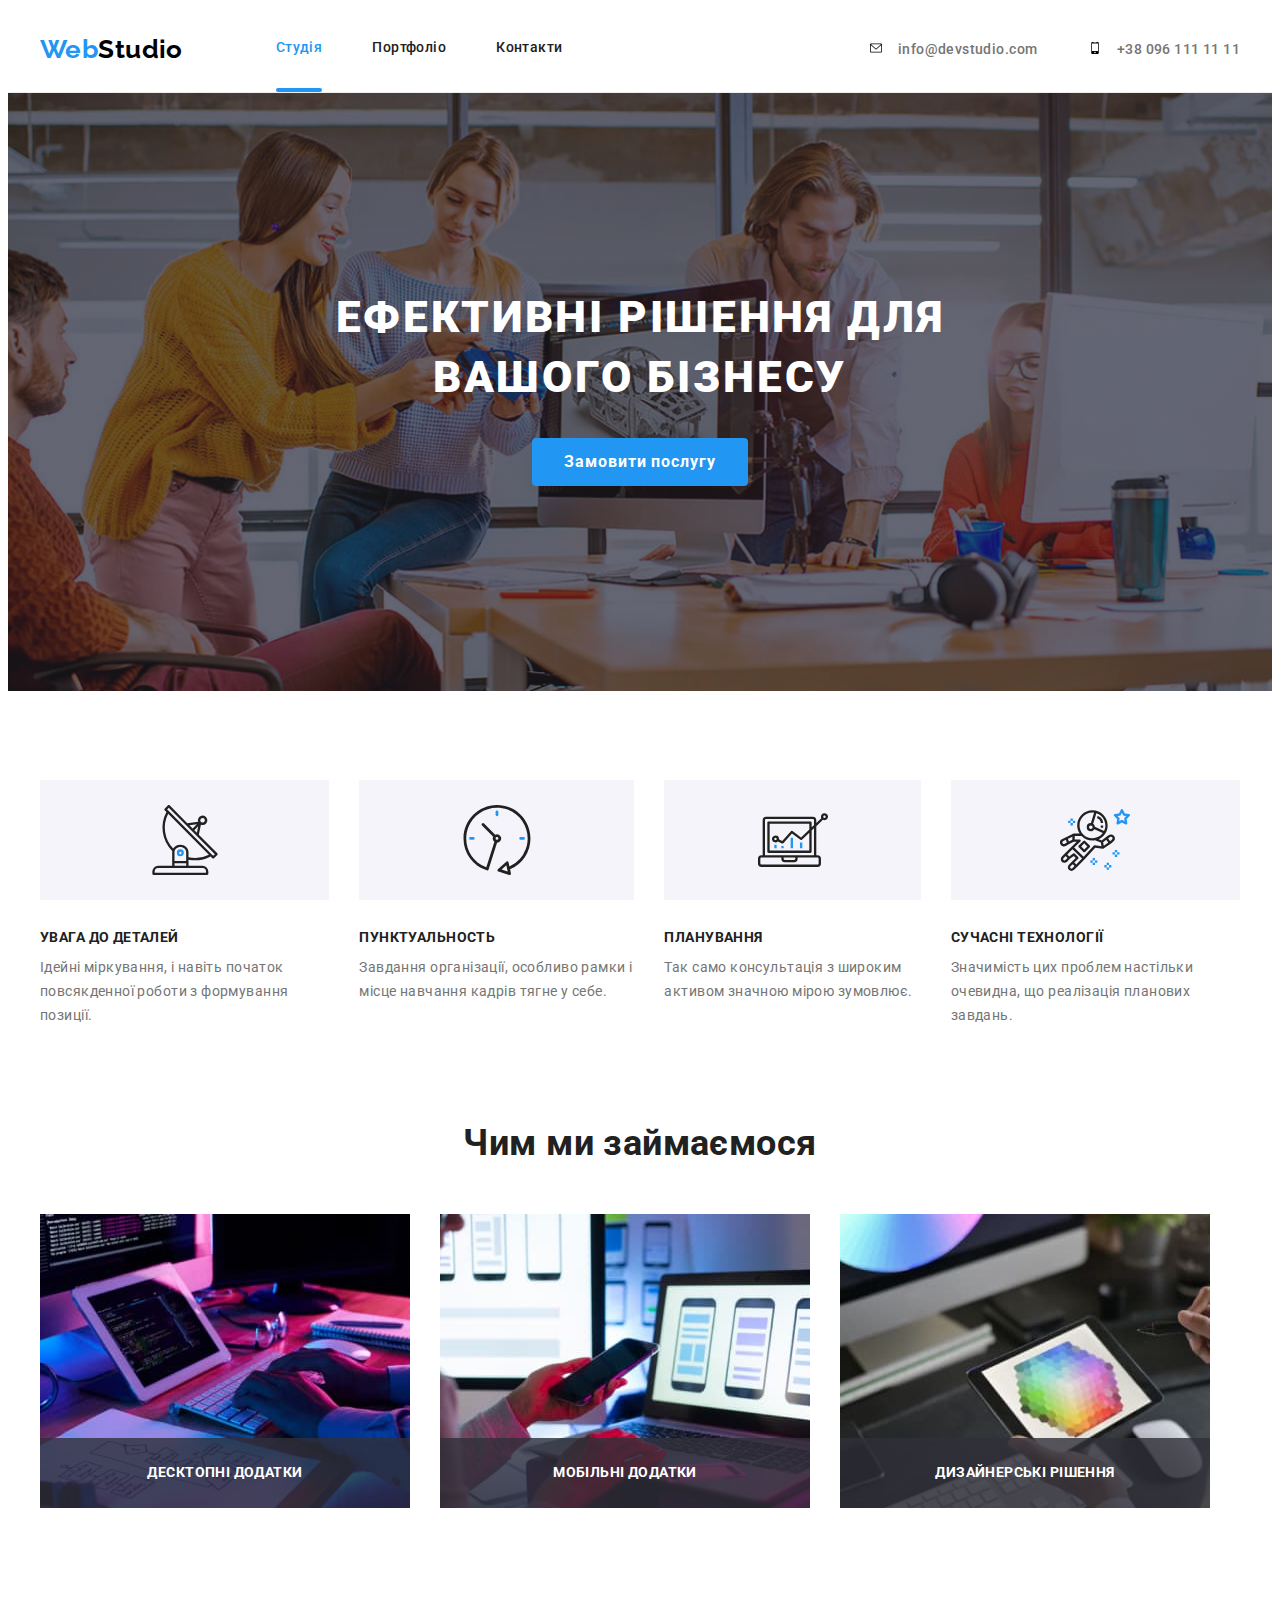
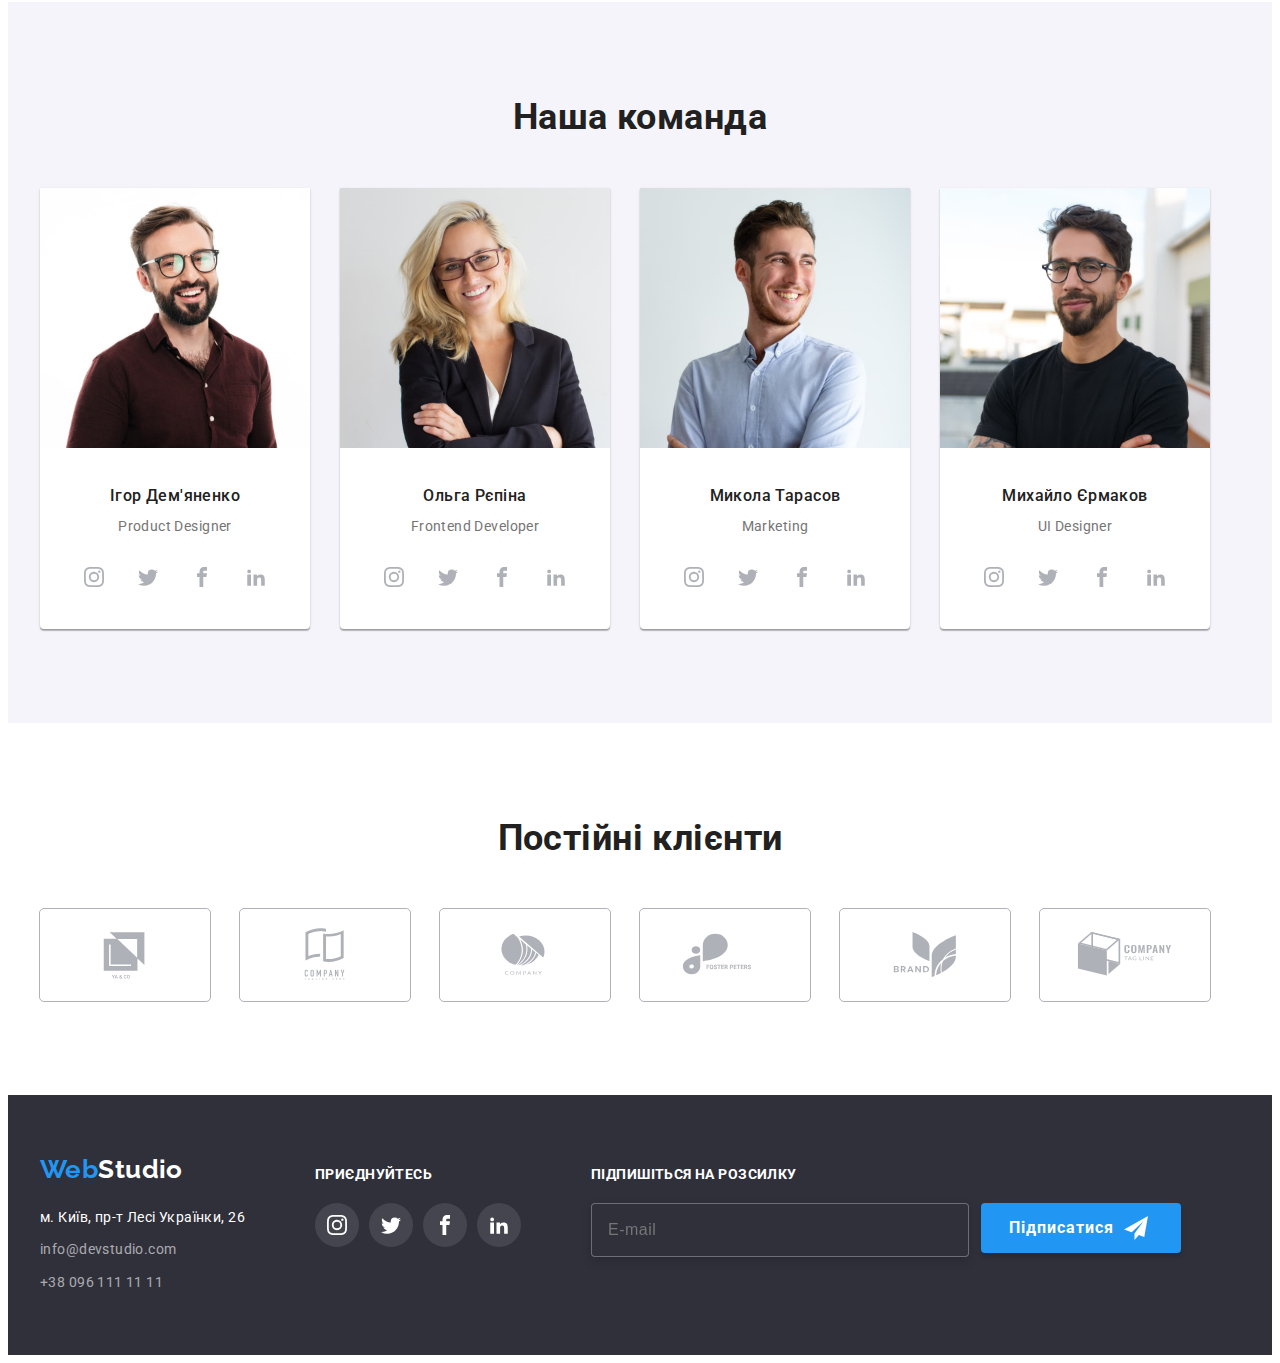
<file: index.html>
<!DOCTYPE html>
<html lang="ua">
<head>
    <meta charset="UTF-8">
    <meta http-equiv="X-UA-Compatible" content="IE=edge">
    <meta name="viewport" content="width=device-width, initial-scale=1.0">
    <title>Студія</title>
    <link href="https://fonts.googleapis.com/css2?family=Raleway:wght@700&family=Roboto:wght@400;500;700;900&display=swap" rel="stylesheet">
    <link rel="stylesheet" href="https://cdnjs.cloudflare.com/ajax/libs/modern-normalize/1.1.0/modern-normalize.min.css" integrity="sha512-wpPYUAdjBVSE4KJnH1VR1HeZfpl1ub8YT/NKx4PuQ5NmX2tKuGu6U/JRp5y+Y8XG2tV+wKQpNHVUX03MfMFn9Q==" crossorigin="anonymous" referrerpolicy="no-referrer" />
    <link rel="stylesheet" href="./css/styles.css">
    <link rel="stylesheet" href="./css/main.min.css">
    
</head>
<body>
    <!--Шапка-->
    <header class="header">
        <div class="conteiner">
            <div class="main-tem">
                <nav class="navigation">
                    <a href="./index.html" class="navigation__logo">
                        <span class="navigation__text">Web</span>Studio</a>
                    <ul class="navigation__list list">
                        <li class="navigation__item navigation__item--acsent"> 
                            <a href="./index.html" class="navigation__link navigation__link--current">Студія</a></li>
                        <li class="navigation__item"> 
                            <a href="./portfolio.html" class="navigation__link">Портфоліо</a></li>
                        <li class="navigation__item"> 
                            <a href="" class="navigation__link">Контакти</a></li>
                    </ul>
                </nav>
                    <ul class="contact list">
                        <li class="contact__item"> 
                            <a href="mailto:info@devstudio.com" class="contact__link ">
                                <svg  class="contact__icon" widht="16" height="12" >
                                    <use href="./images/icons.svg#icon-envelope"></use>
                                </svg>
                                info@devstudio.com</a></li>
                        <li class="contact__item"> 
                            <a href="tel:+380961111111" class="contact__link ">
                                <svg  class="contact__icon" widht="16" height="12" >
                                    <use href="./images/icons.svg#icon-mobile"></use>
                                </svg>
                                +38 096 111 11 11</a></li>
                    </ul>
            </div>    
        </div>       
            
    </header>
    <!--Герой-->
    <main>
        <div class="box">
            <section class="hero">
                <h1 class="hero__titel">Ефективні рішення для вашого бізнесу</h1>
                <button type="hero__button" class="hero__button hero__button--primary" data-modal-open>Замовити послугу</button>
            </section>
        </div>

    <section class="section sct">
        <div class="conteiner">
        <!-- <h2>особенности</h2> -->
            <ul class="feature-list list">
                <li class="feature-list__item icon-antena">
                    <h3 class="feature-list__titel titel">УВАГА ДО ДЕТАЛЕЙ</h3>
                    <p class="feature-list__text">Ідейні міркування, і навіть початок повсякденної роботи з формування позиції.</p>
                </li>
                <li class="feature-list__item icon-cloc">
                    <h3 class="feature-list__titel titel ">Пунктуальность</h3>
                    <p class="feature-list__text">Завдання організації, особливо рамки і місце навчання кадрів тягне у себе.</p>
                </li>
                <li class="feature-list__item icon-diagrama">
                    <h3 class="feature-list__titel titel">ПЛАНУВАННЯ</h3>
                    <p class="feature-list__text">Так само консультація з широким активом значною мірою зумовлює.</p>
                </li>
                <li class="feature-list__item icon-astronavt">
                    <h3 class="feature-list__titel titel">СУЧАСНІ ТЕХНОЛОГІЇ</h3>
                    <p class="feature-list__text">Значимість цих проблем настільки очевидна, що реалізація планових завдань.</p>
                </li>
            </ul>
        </div>
    </section>
    <!--Примери робіт-->
    <section class="section">
        <div class="conteiner">
        <h2 class="section__titel">Чим ми займаємося</h2>
        <ul class="labor list">
            <li class="labor__img"> 
                <div class="labor__thumb">
                     <img src="./images/box1.jpg" alt="розробка" width="370">
                     <p class="labor__text">Десктопні додатки</p>
                </div>
            </li>
            <li class="labor__img"> 
                <div class="labor__thumb">
                    <img src="./images/box2.jpg" alt="тест" width="370">
                    <p class="labor__text">Мобільні додатки</p>
                </div>
            </li>
            <li class="labor__img"> 
                <div class="labor__thumb">
                    <img src="./images/box3.jpg" alt="продукт" width="370">
                    <p class="labor__text">Дизайнерські рішення</p>
                </div>
            </li>
        </ul>
        </div>
    </section>
    <section class="section section-comand ">
        <div class="conteiner">
        <!--Команда-->
        <h2 class="section__titel">Наша команда</h2>
        <ul class="comand list">
            <li class="comand__item"> 
                <img src="./images/f1.jpg" 
                    alt="Ігор Дем'яненко" 
                    width="270" 
                    class="comand__img"> 
                <div class="comand__box">
                    <h3 class="comand__title titel">Ігор Дем'яненко</h3>  
                    <p class="comand__text">Product Designer</p> 
                    <ul class="soc list">
                        <li class="soc__item">
                            <a href="" class="soc__link link">
                            <svg  class="soc__icon" widht="20" height="20" >
                                <use href="./images/icons.svg#icon-instagram"></use>
                            </svg>
                            </a>
                        </li>
                        <li class="soc__item">
                            <a href="" class="soc__link link">
                             <svg class="soc__icon" widht="20" height="20" >
                                <use href="./images/icons.svg#icon-twitter"></use>
                            </svg>
                        </a></li>
                        <li class="soc__item">
                            <a href="" class="soc__link link">
                             <svg class="soc__icon" widht="20" height="20" >
                                <use href="./images/icons.svg#icon-facebook"></use>
                            </svg>
                        </a></li>
                        <li class="soc__item">
                            <a href="" class="soc__link link">
                            <svg class="soc__icon" widht="20" height="20" >
                                <use href="./images/icons.svg#icon-linkedin2"></use>
                            </svg>
                        </a></li>
                    </ul>
                </div> 
            </li>
               
                
            <li class="comand__item"> 
                <img src="./images/f2.jpg" 
                    alt="Ольга Рєпіна" 
                    width="270" 
                    class="comand__img">
                <div class="comand__box">
                    <h3 class="comand__title titel">Ольга Рєпіна</h3> 
                    <p class="comand__text">Frontend Developer</p>
                    <ul class="soc list">
                        <li class="soc__item">
                            <a href="" class="soc__link link">
                            <svg  class="soc__icon" widht="20" height="20" >
                                <use href="./images/icons.svg#icon-instagram"></use>
                            </svg>
                            </a>
                        </li>
                        <li class="soc__item">
                            <a href="" class="soc__link link">
                            <svg class="soc__icon" widht="20" height="20" >
                                <use href="./images/icons.svg#icon-twitter"></use>
                            </svg>
                        </a></li>
                        <li class="soc__item">
                            <a href="" class="soc__link link">
                            <svg class="soc__icon" widht="20" height="20" >
                                <use href="./images/icons.svg#icon-facebook"></use>
                            </svg>
                        </a></li>
                        <li class="soc__item">
                            <a href="" class="soc__link link">
                            <svg class="soc__icon" widht="20" height="20" >
                                <use href="./images/icons.svg#icon-linkedin2"></use>
                            </svg>
                        </a></li>
                    </ul>
                </div>
          </li>
                
            <li class="comand__item"> 
                <img src="./images/f3.jpg" 
                    alt="Микола Тарасов"
                    width="270" 
                    class="comand__img"> 
                <div class="comand__box">
                    <h3 class="comand__title titel">Микола Тарасов</h3> 
                    <p class="comand__text">Marketing</p>
                    <ul class="soc list">
                        <li class="soc__item">
                            <a href="" class="soc__link link">
                            <svg  class="soc__icon" widht="20" height="20" >
                                <use href="./images/icons.svg#icon-instagram"></use>
                            </svg>
                            </a>
                        </li>
                        <li class="soc__item">
                            <a href="" class="soc__link link">
                             <svg class="soc__icon" widht="20" height="20" >
                                <use href="./images/icons.svg#icon-twitter"></use>
                            </svg>
                        </a></li>
                        <li class="soc__item">
                            <a href="" class="soc__link link">
                             <svg class="soc__icon" widht="20" height="20" >
                                <use href="./images/icons.svg#icon-facebook"></use>
                            </svg>
                        </a></li>
                        <li class="soc__item">
                            <a href="" class="soc__link link">
                            <svg class="soc__icon" widht="20" height="20" >
                                <use href="./images/icons.svg#icon-linkedin2"></use>
                            </svg>
                        </a></li>
                    </ul>
                </div> 
            </li>
                
            <li class="comand__item"> 
                <img src="./images/f4.jpg" 
                    alt="Михайло Єрмаков"
                    width="270" 
                    class="comand__img">
                <div class="comand__box">
                    <h3 class="comand__title titel">Михайло Єрмаков</h3> 
                    <p class="comand__text">UI Designer</p> 
                    <ul class="soc list">
                        <li class="soc__item">
                            <a href="" class="soc__link link">
                            <svg  class="soc__icon" widht="20" height="20" >
                                <use href="./images/icons.svg#icon-instagram"></use>
                            </svg>
                            </a>
                        </li>
                        <li class="soc__item">
                            <a href="" class="soc__link link">
                             <svg class="soc__icon" widht="20" height="20" >
                                <use href="./images/icons.svg#icon-twitter"></use>
                            </svg>
                        </a></li>
                        <li class="soc__item">
                            <a href="" class="soc__link link">
                             <svg class="soc__icon" widht="20" height="20" >
                                <use href="./images/icons.svg#icon-facebook"></use>
                            </svg>
                        </a></li>
                        <li class="soc__item">
                            <a href="" class="soc__link link">
                            <svg class="soc__icon" widht="20" height="20" >
                                <use href="./images/icons.svg#icon-linkedin2"></use>
                            </svg>
                        </a></li>
                    </ul>
                </div>
            </li>
                
        </ul>
        </div>
    </section>
    <!-- клієнти -->
    <section class="section">
        <div class="conteiner">
            <h2 class="section__titel">Постійні клієнти</h2>
            <ul class="group list">
                <li class="group__logo">
                    <a href="" class="group__link link">
                            <svg class="group__icon" widht="106" height="60" >
                                <use href="./images/icons.svg#icon-Logo1"></use>
                            </svg>
                            </a>
                </li>
                <li class="group__logo ">
                    <a href="" class="group__link link">
                            <svg class="group__icon" widht="106" height="60" >
                                <use href="./images/icons.svg#icon-Logo2"></use>
                            </svg>
                            </a>
                </li>
                <li class="group__logo ">
                    <a href="" class="group__link link">
                            <svg class="group__icon" widht="106" height="60" >
                                <use href="./images/icons.svg#icon-Logo3"></use>
                            </svg>
                            </a>
                </li>
                <li class="group__logo ">
                    <a href="" class="group__link link">
                            <svg class="group__icon" widht="106" height="60" >
                                <use href="./images/icons.svg#icon-Logo4"></use>
                            </svg>
                            </a>
                </li>
                <li class="group__logo ">
                    <a href="" class="group__link link">
                            <svg class="group__icon" widht="106" height="60" >
                                <use href="./images/icons.svg#icon-Logo5"></use>
                            </svg>
                            </a>
                </li>
                <li class="group__logo ">
                    <a href="" class="group__link link">
                            <svg class="group__icon" widht="106" height="60" >
                                <use href="./images/icons.svg#icon-Logo6"></use>
                            </svg>
                            </a>
                </li>
            </ul>
        </div>
    </section>
    </main>
    <!--Футер-->
    <footer class="podval">
        <div class="conteiner">
            <section class="logotype">
                <a href="./index.html" class="logotype__logo logotype__logo--adres">
                    <span class="logotype__web">Web</span>Studio</a>
            <address class="adres"> 
                <a href="https://goo.gl/maps/wsPcmLszvAqCYjNh8" 
                    target="_blank" 
                    rel="noreferrer noopener nofollow" 
                    class="adres__text"> м. Київ, пр-т Лесі Українки, 26</a>  
                <ul class="contact-fotter list">
                    <li class="contact-fotter__item">
                        <a href="mailto:info@devstudio.com" class="contact-fotter__info ">info@devstudio.com</a></li>
                    <li><a href="tel:+380961111111" class="contact-fotter__info">+38 096 111 11 11</a></li>
                </ul>
            </address>
            </section>
            
            <section class="about">
                <h2 class="about__title">приєднуйтесь</h2>
                <ul class="networks list">
                            <li class="networks__item">
                                <a href="" class="networks__link link">
                                <svg  class="networks__icon" widht="20" height="20" >
                                    <use href="./images/icons.svg#icon-instagram"></use>
                                </svg>
                                </a>
                            </li>
                            <li class="networks__item">
                                <a href="" class="networks__link link">
                                <svg class="networks__icon" widht="20" height="20" >
                                    <use href="./images/icons.svg#icon-twitter"></use>
                                </svg>
                            </a></li>
                            <li class="networks__item">
                                <a href="" class="networks__link link">
                                <svg class="networks__icon" widht="20" height="20" >
                                    <use href="./images/icons.svg#icon-facebook"></use>
                                </svg>
                            </a></li>
                            <li class="networks__item">
                                <a href="" class="networks__link link">
                                <svg class="networks__icon" widht="20" height="20" >
                                    <use href="./images/icons.svg#icon-linkedin2"></use>
                                </svg>
                            </a></li>
                        </ul>

            </section>
            <section class="about">
                <h2 class="about__title">Підпишіться на розсилку</h2>
                <form class="form">
                    <input type="email" class="form__input" name="email"  placeholder="E-mail" />
                    <button type="submit" class="form__button">Підписатися
                        <svg class="form__icon" widht="24" height="24" >
                            <use href="./images/icons.svg#icon-icon-send"></use>
                        </svg>
                    </button>
                </form>
            </section>
        
        </div>
    </footer>
    <!-- Модальне вікно -->
    <div class="backdrop is-hidden" data-modal>
        <div class="modal">
            <p class="modal-title">Залиште свої дані, ми вам передзвонимо</p>
            <button type="button" class="modal-close" data-modal-close>
                <svg class="close-icon" widht="18" height="18" >
                    <use href="./images/icons.svg#icon-close1"></use>
                </svg>
            </button>
            <form class="modal-form">
                <div class="input-field">
                    <label for="user-name" class="input-title">Ім'я</label>
                    <div class="input-wrap">
                        <input 
                            type="text" 
                            class="form-input" 
                            name="user-name" 
                            placeholder=" "
                            id="user-name"
                            required
                        />
                        <svg class="input-icon" widht="18" height="18">
                            <use href="./images/icons.svg#icon-person"></use>
                        </svg>
                    </div>
                </div>
                <!-- <p class="error">Поле незаповнене</p> -->
                <div class="input-field">
                    <label for="user-tel" class="input-title">Телефон</label>
                    <div class="input-wrap">
                        <input 
                            type="tel" 
                            minlength="10"
                            class="form-input" 
                            name="user-tel" 
                            placeholder=" "
                            title="+38 (098) 111-11-11"
                            required
                        />
                        <svg class="input-icon" widht="18" height="18">
                            <use href="./images/icons.svg#icon-phonee"></use>
                        </svg>
                    </div>
                </div>
                <div class="input-field">
                    <label for="user-email" class="input-title">Пошта</label>
                    <div class="input-wrap">
                        <input 
                            type="email" 
                            class="form-input" 
                            name="user-email" 
                            placeholder=" "
                            required
                        />
                        <svg class="input-icon" widht="18" height="18">
                            <use href="./images/icons.svg#icon-email"></use>
                        </svg>
                    </div>
                </div>
                <div class="input-field">
                    <label for="user-coment" class="input-title">Коментар</label>
                    <textarea 
                        name="user-coment" 
                        id="user-coment" 
                        class="modal-text"
                        placeholder="Введіть текст"
                    ></textarea>
                </div>    
                <div class="field-input">
                    
                    <label for="user-policy" class="check-text">
                        <input 
                            type="checkbox" 
                            name="user-policy" 
                            value="true" 
                            class="input-check visually-hidden"
                            id="user-policy"
                        />
                        <span class="check-text-icon">
                            <svg class="check-icon" widht="16" height="15">
                                <use href="./images/icons.svg#icon-galochka"></use>
                            </svg>
                        </span>
                        Погоджуюся з розсилкою та приймаю <span class="check-text-span"> Умови договору</span>
                    </label>
                </div>
                <div class="modal-bt">
                    <button type="submit" class="molal-button">Відправити</button>
                </div>
                
            </form>
        </div>
            </div>
    <script src="./js/modal.js"></script>
</body>
</html>
</file>
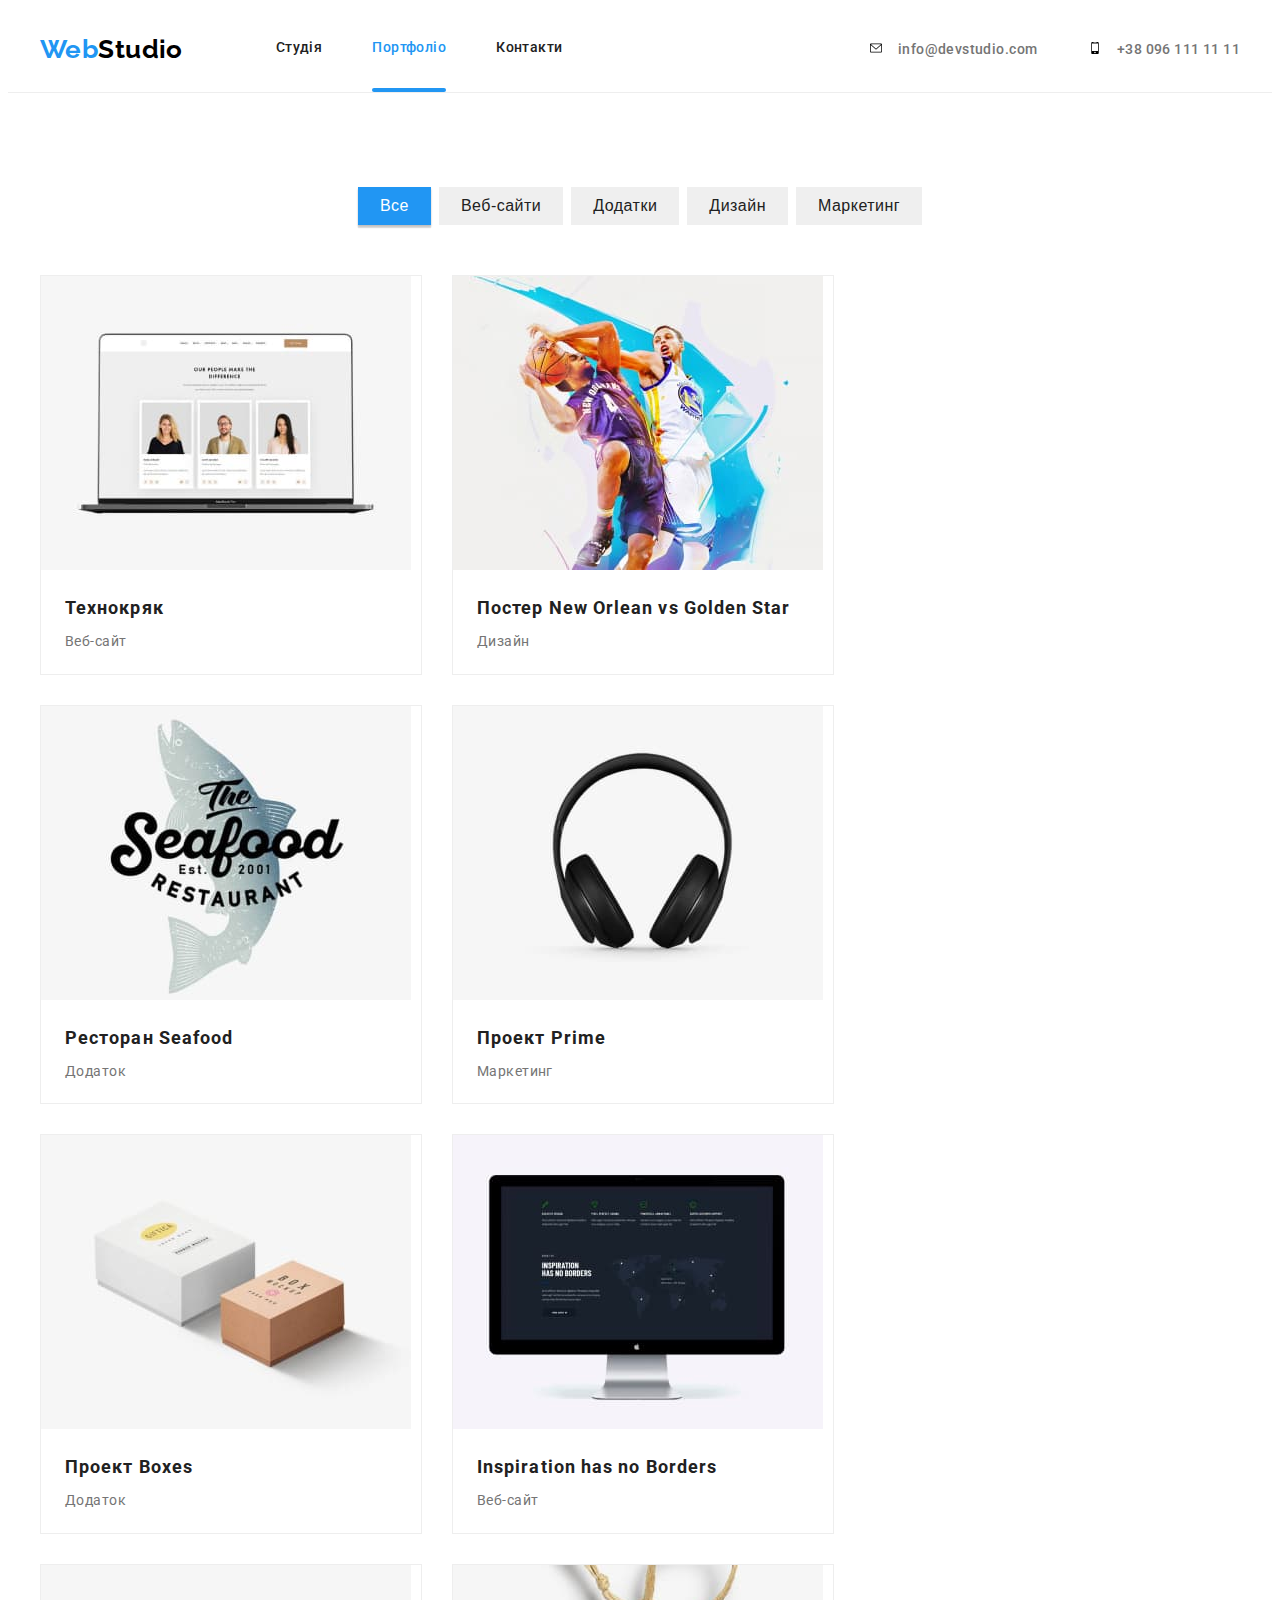
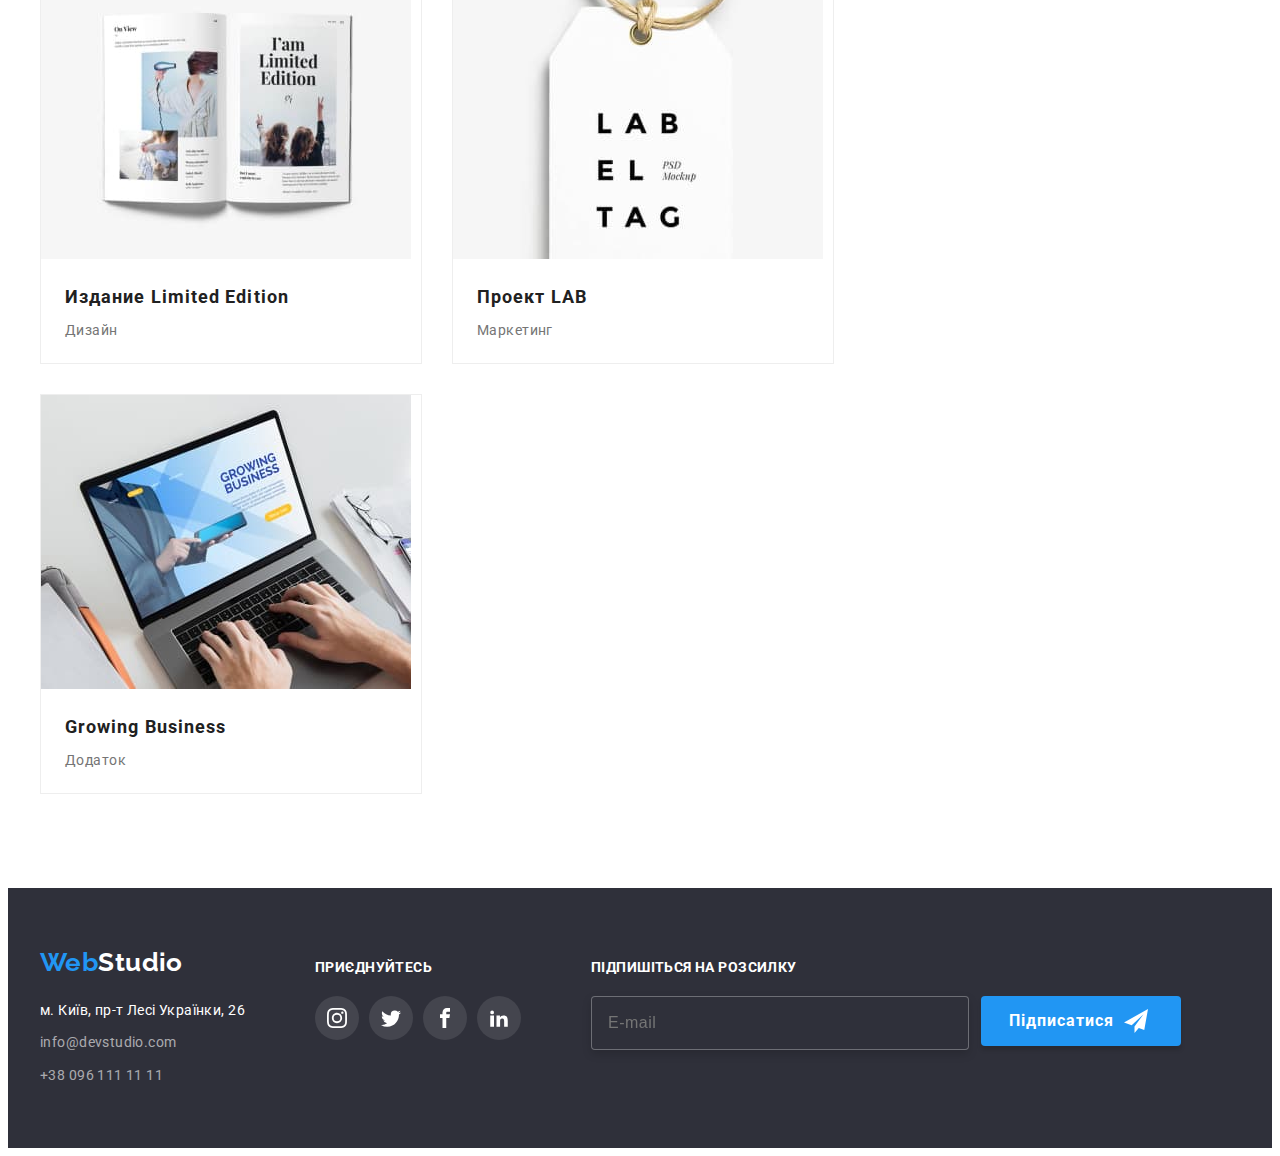
<file: portfolio.html>
<!DOCTYPE html>
<html lang="ru">
<head>
    <meta charset="UTF-8">
    <meta http-equiv="X-UA-Compatible" content="IE=edge">
    <meta name="viewport" content="width=device-width, initial-scale=1.0">
    <title>Портфоліо</title>
    <link href="https://fonts.googleapis.com/css2?family=Raleway:wght@700&family=Roboto:wght@400;500;700;900&display=swap" rel="stylesheet">
     <link rel="stylesheet" href="https://cdnjs.cloudflare.com/ajax/libs/modern-normalize/1.1.0/modern-normalize.min.css" integrity="sha512-wpPYUAdjBVSE4KJnH1VR1HeZfpl1ub8YT/NKx4PuQ5NmX2tKuGu6U/JRp5y+Y8XG2tV+wKQpNHVUX03MfMFn9Q==" crossorigin="anonymous" referrerpolicy="no-referrer" />
     <link rel="stylesheet" href="./css/styles.css">
     <link rel="stylesheet" href="./css/main.min.css">
</head>
<body>
    <!--Шапка-->
      <header class="header">
        <div class="conteiner">
            <div class="main-tem">
                <nav class="navigation">
                    <a href="./index.html" class="navigation__logo">
                        <span class="navigation__text">Web</span>Studio</a>
                    <ul class="navigation__list list">
                        <li class="navigation__item "> 
                            <a href="./index.html" class="navigation__link ">Студія</a></li>
                        <li class="navigation__item navigation__item--acsent"> 
                            <a href="./portfolio.html" class="navigation__link navigation__link--current">Портфоліо</a></li>
                        <li class="navigation__item"> 
                            <a href="" class="navigation__link">Контакти</a></li>
                    </ul>
                </nav>
                    <ul class="contact list">
                        <li class="contact__item"> 
                            <a href="mailto:info@devstudio.com" class="contact__link ">
                                <svg  class="contact__icon" widht="16" height="12" >
                                    <use href="./images/icons.svg#icon-envelope"></use>
                                </svg>
                                info@devstudio.com</a></li>
                        <li class="contact__item"> 
                            <a href="tel:+380961111111" class="contact__link ">
                                <svg  class="contact__icon" widht="16" height="12" >
                                    <use href="./images/icons.svg#icon-mobile"></use>
                                </svg>
                                +38 096 111 11 11</a></li>
                    </ul>
            </div>    
        </div>       
            
    </header>
     <!--Герой-->
    <main>
        <section class="section">
            <div class="conteiner">
                <ul class="filter list">
                    <li><button type="button" class="button switch current">Все</button></li>
                    <li><button type="button" class="button switch">Веб-сайти</button></li>
                    <li><button type="button" class="button switch">Додатки</button></li>
                    <li><button type="button" class="button switch">Дизайн</button></li>
                    <li><button type="button" class="button switch">Маркетинг</button></li>
                </ul>
            </div>
        
            <div class="conteiner">
                <ul class="work list">
                    <li class="work-item">
                        <div class="work-top-wrap">
                            <img src="./images/nout.jpg" alt="ноут" width="370" height="294" class="work-img">
                        <p class="work-top-text">
                            Ресурс пропонує комплексні пропозиції з різним рівнем функціоналу та сервісів. Все це дозволить відвідувачу отримати вичерпні відомості про компанію чи приватну особу.
                        </p>
                        </div>
                        
                        <div class="work-box">
                            <h3 class="titel work-titel" >Технокряк</h3>
                            <p class="work-main">Веб-сайт</p>
                        </div>
                    </li>
                    <li class="work-item">
                        <div class="work-top-wrap">
                            <img src="./images/basbol.jpg" alt="бол" width="370" height="294" class="work-img">
                        <p class="work-top-text">
                            Ресурс пропонує комплексні пропозиції з різним рівнем функціоналу та сервісів. Все це дозволить відвідувачу отримати вичерпні відомості про компанію чи приватну особу.
                        </p>
                        </div>
                        
                        <div class="work-box">
                            <h3 class="titel work-titel">Постер New Orlean vs Golden Star</h3>
                            <p class="work-main">Дизайн</p>
                        </div>
                    </li>
                    <li class="work-item">
                        <div class="work-top-wrap">
                            <img src="./images/seafood.jpg" alt="логотип" width="370" height="294" class="work-img">
                        <p class="work-top-text">
                            Ресурс пропонує комплексні пропозиції з різним рівнем функціоналу та сервісів. Все це дозволить відвідувачу отримати вичерпні відомості про компанію чи приватну особу.
                        </p>
                        </div>
                        
                        <div class="work-box">
                            <h3 class="titel work-titel">Ресторан Seafood</h3>
                            <p class="work-main">Додаток</p>
                        </div>
                    </li>
                    <li class="work-item">
                        <div class="work-top-wrap">
                            <img src="./images/naushi.jpg" alt="наушники" width="370" height="294" class="work-img">
                        <p class="work-top-text">
                            Ресурс пропонує комплексні пропозиції з різним рівнем функціоналу та сервісів. Все це дозволить відвідувачу отримати вичерпні відомості про компанію чи приватну особу.
                        </p>
                        </div>
                        
                        <div class="work-box">
                            <h3 class="titel work-titel">Проект Prime</h3>
                            <p class="work-main">Маркетинг</p>
                        </div>
                    </li>
                    <li class="work-item">
                        <div class="work-top-wrap">
                            <img src="./images/korobka.jpg" alt="коробки" width="370" height="294" class="work-img">
                        <p class="work-top-text">
                            Ресурс пропонує комплексні пропозиції з різним рівнем функціоналу та сервісів. Все це дозволить відвідувачу отримати вичерпні відомості про компанію чи приватну особу.
                        </p>
                        </div>
                        
                        <div class="work-box">
                            <h3 class="titel work-titel">Проект Boxes</h3>
                            <p class="work-main">Додаток</p>
                        </div>
                    </li>
                    <li class="work-item">
                        <div class="work-top-wrap">
                            <img src="./images/monitor.jpg" alt="монитор" width="370" height="294" class="work-img">
                        <p class="work-top-text">
                            Ресурс пропонує комплексні пропозиції з різним рівнем функціоналу та сервісів. Все це дозволить відвідувачу отримати вичерпні відомості про компанію чи приватну особу.
                        </p>
                        </div>
                        
                        <div class="work-box">
                            <h3 class="titel work-titel">Inspiration has no Borders</h3>
                            <p class="work-main">Веб-сайт</p>
                        </div>
                    </li>
                    <li class="work-item">
                        <div class="work-top-wrap">
                            <img src="./images/kniga.jpg" alt="книга" width="370" height="294" class="work-img">
                        <p class="work-top-text">
                            Ресурс пропонує комплексні пропозиції з різним рівнем функціоналу та сервісів. Все це дозволить відвідувачу отримати вичерпні відомості про компанію чи приватну особу.
                        </p>
                        </div>
                        
                        <div class="work-box">
                            <h3 class="titel work-titel">Издание Limited Edition</h3>
                            <p class="work-main">Дизайн</p>
                        </div>
                    </li>
                    <li class="work-item">
                        <div class="work-top-wrap">
                            <img src="./images/birka.jpg" alt="бирка" width="370" height="294" class="work-img">
                        <p class="work-top-text">
                            Ресурс пропонує комплексні пропозиції з різним рівнем функціоналу та сервісів. Все це дозволить відвідувачу отримати вичерпні відомості про компанію чи приватну особу.
                        </p>
                        </div>
                        
                        <div class="work-box">
                            <h3 class="titel work-titel">Проект LAB</h3>
                            <p class="work-main">Маркетинг</p>
                        </div>
                    </li>
                    <li class="work-item">
                        <div class="work-top-wrap">
                            <img src="./images/makbuk.jpg" alt="макбук" width="370" height="294" class="work-img">
                        <p class="work-top-text">
                            Ресурс пропонує комплексні пропозиції з різним рівнем функціоналу та сервісів. Все це дозволить відвідувачу отримати вичерпні відомості про компанію чи приватну особу.
                        </p>
                        </div>
                        
                        <div class="work-box">
                            <h3 class="titel work-titel">Growing Business</h3>
                            <p class="work-main">Додаток</p>
                        </div>
                    </li>
                </ul>
            </div>
        </section>
    </main>
     <!--Футер-->
    <footer class="podval">
        <div class="conteiner">
            <section class="logotype">
                <a href="./index.html" class="logotype__logo logotype__logo--adres">
                    <span class="logotype__web">Web</span>Studio</a>
            <address class="adres"> 
                <a href="https://goo.gl/maps/wsPcmLszvAqCYjNh8" 
                    target="_blank" 
                    rel="noreferrer noopener nofollow" 
                    class="adres__text"> м. Київ, пр-т Лесі Українки, 26</a>  
                <ul class="contact-fotter list">
                    <li class="contact-fotter__item">
                        <a href="mailto:info@devstudio.com" class="contact-fotter__info ">info@devstudio.com</a></li>
                    <li><a href="tel:+380961111111" class="contact-fotter__info">+38 096 111 11 11</a></li>
                </ul>
            </address>
            </section>
            
            <section class="about">
                <h2 class="about__title">приєднуйтесь</h2>
                <ul class="networks list">
                            <li class="networks__item">
                                <a href="" class="networks__link link">
                                <svg  class="networks__icon" widht="20" height="20" >
                                    <use href="./images/icons.svg#icon-instagram"></use>
                                </svg>
                                </a>
                            </li>
                            <li class="networks__item">
                                <a href="" class="networks__link link">
                                <svg class="networks__icon" widht="20" height="20" >
                                    <use href="./images/icons.svg#icon-twitter"></use>
                                </svg>
                            </a></li>
                            <li class="networks__item">
                                <a href="" class="networks__link link">
                                <svg class="networks__icon" widht="20" height="20" >
                                    <use href="./images/icons.svg#icon-facebook"></use>
                                </svg>
                            </a></li>
                            <li class="networks__item">
                                <a href="" class="networks__link link">
                                <svg class="networks__icon" widht="20" height="20" >
                                    <use href="./images/icons.svg#icon-linkedin2"></use>
                                </svg>
                            </a></li>
                        </ul>

            </section>
            <section class="about">
                <h2 class="about__title">Підпишіться на розсилку</h2>
                <form class="form">
                    <input type="email" class="form__input" name="email"  placeholder="E-mail" />
                    <button type="submit" class="form__button">Підписатися
                        <svg class="form__icon" widht="24" height="24" >
                            <use href="./images/icons.svg#icon-icon-send"></use>
                        </svg>
                    </button>
                </form>
            </section>
        
        </div>
    </footer>
</body>
</html>
</file>
<file: css/styles.css>
/* titel-text-color  #212121 */
/* primary-text-color  #757575 */
/* primari-white-color #FFFFFF */
/* accent-color   #2196F3 */




/* hero */

/* section */


/* feature */


/* button */

/* filter */



/* Examples of work */


/* comand */

/* work */



/* group */

/* footer */


/* Modal window */
</file>
<file: css/main.min.css>
:root{--primary-text-color:#757575;--titel-text-color:#212121;--accent-color:#2196F3;--primari-white-color:#FFFFFF}body{background-color:var(--primari-white-color);color:var(--primary-text-color);font-family:Roboto,sans-serif;font-weight:400;font-size:14px;line-height:1.7;letter-spacing:.03em}.section{padding-top:94px;padding-bottom:94px}.sct{padding-bottom:0;padding-top:89px}.section__titel{margin-top:0;margin-bottom:50px;color:var(--titel-text-color);font-weight:700;font-size:36px;line-height:1.17;text-align:center}.visually-hidden{position:absolute;width:1px;height:1px;margin:-1px;border:0;padding:0;white-space:nowrap;-webkit-clip-path:inset(100%);clip-path:inset(100%);clip:rect(0 0 0 0);overflow:hidden}.conteiner{margin-left:auto;margin-right:auto;width:1200px;padding-left:15px;padding-right:15px}.titel{margin-top:0;margin-bottom:10px}.backdrop{position:fixed;top:0;left:0;width:100%;height:100%;background-color:rgba(0,0,0,.2);-webkit-transition:opacity 500ms linear,visibility 500ms;transition:opacity 500ms linear,visibility 500ms}.modal{position:absolute;top:50%;left:50%;-webkit-transform:translate(-50%, -50%) scale(1);transform:translate(-50%, -50%) scale(1);-webkit-transition:-webkit-transform 500ms linear;transition:-webkit-transform 500ms linear;transition:transform 500ms linear;transition:transform 500ms linear, -webkit-transform 500ms linear;min-width:528px;min-height:581px;-webkit-box-shadow:0px 1px 3px rgba(0,0,0,.12),0px 1px 1px rgba(0,0,0,.14),0px 2px 1px rgba(0,0,0,.2);box-shadow:0px 1px 3px rgba(0,0,0,.12),0px 1px 1px rgba(0,0,0,.14),0px 2px 1px rgba(0,0,0,.2);border-radius:4px;background-color:#fff;padding:40px}.backdrop.is-hidden .modal{-webkit-transform:translate(-50%, -50%) scale(0);transform:translate(-50%, -50%) scale(0)}.is-hidden{opacity:0;visibility:hidden;pointer-events:none}.no-scroll{overflow:hidden}.modal-close{position:absolute;top:8px;right:8px;width:30px;height:30px;display:-webkit-box;display:-ms-flexbox;display:flex;border-radius:50%;background-color:#fff;border:1px solid rgba(0,0,0,.1);-webkit-box-align:center;-ms-flex-align:center;align-items:center;-webkit-box-pack:center;-ms-flex-pack:center;justify-content:center}.modal-close:hover .close-icon{fill:var(--accent-color)}.close-icon{width:18px;height:18px;cursor:pointer;-webkit-transition:fill 250ms cubic-bezier(0.4, 0, 0.2, 1);transition:fill 250ms cubic-bezier(0.4, 0, 0.2, 1)}.modal-title{margin:0;font-family:"Roboto";font-style:normal;font-weight:700;font-size:20px;line-height:1.15;text-align:center;letter-spacing:.03em;color:var(--titel-text-color);margin-bottom:12px}.form-input{width:100%;height:40px;border:1px solid rgba(33,33,33,.2);border-radius:4px;padding-left:42px;-webkit-transition:outline-color 250ms cubic-bezier(0.4, 0, 0.2, 1);transition:outline-color 250ms cubic-bezier(0.4, 0, 0.2, 1)}.form-input:not(:focus):not(:-moz-placeholder-shown):valid{background-color:#008100}.form-input:not(:focus):not(:-ms-input-placeholder):valid{background-color:#008100}.form-input:not(:focus):not(:placeholder-shown):valid{background-color:#008100}.form-input:not(:focus):not(:-moz-placeholder-shown):invalid{background-color:#bb0606}.form-input:not(:focus):not(:-ms-input-placeholder):invalid{background-color:#bb0606}.form-input:not(:focus):not(:placeholder-shown):invalid{background-color:#bb0606}.form-input:focus{outline-color:var(--accent-color)}.input-title{font-size:12px;display:block;line-height:1.16;letter-spacing:.01em;color:var(--primary-text-color);margin-bottom:4px}.modal-text{width:100%;height:120px;border:1px solid rgba(33,33,33,.2);border-radius:4px;resize:none;padding:12px 16px;-webkit-transition:outline-color 250ms cubic-bezier(0.4, 0, 0.2, 1);transition:outline-color 250ms cubic-bezier(0.4, 0, 0.2, 1)}.modal-text::-webkit-input-placeholder{font-family:"Roboto";font-style:normal;font-weight:400;font-size:12px;line-height:1.16;letter-spacing:.01em;color:rgba(117,117,117,.5)}.modal-text::-moz-placeholder{font-family:"Roboto";font-style:normal;font-weight:400;font-size:12px;line-height:1.16;letter-spacing:.01em;color:rgba(117,117,117,.5)}.modal-text:-ms-input-placeholder{font-family:"Roboto";font-style:normal;font-weight:400;font-size:12px;line-height:1.16;letter-spacing:.01em;color:rgba(117,117,117,.5)}.modal-text::-ms-input-placeholder{font-family:"Roboto";font-style:normal;font-weight:400;font-size:12px;line-height:1.16;letter-spacing:.01em;color:rgba(117,117,117,.5)}.modal-text::placeholder{font-family:"Roboto";font-style:normal;font-weight:400;font-size:12px;line-height:1.16;letter-spacing:.01em;color:rgba(117,117,117,.5)}.modal-text:focus{outline-color:var(--accent-color)}.input-field{margin-bottom:10px}.input-wrap{position:relative}.input-icon{position:absolute;width:18px;height:18px;top:50%;left:12px;-webkit-transform:translateY(-50%);transform:translateY(-50%)}.form-input:focus+.input-icon{fill:var(--accent-color)}.field-input{margin-top:10px;margin-bottom:30px;padding-left:14px;padding-right:11px}.check-text{font-size:14px;line-height:1.71;letter-spacing:.03em;color:var(--primary-text-color);display:-webkit-box;display:-ms-flexbox;display:flex;-webkit-box-align:center;-ms-flex-align:center;align-items:center}.check-text-icon{width:16px;height:15px;border:2px solid #000;border-radius:2px;margin-right:7px;display:-webkit-box;display:-ms-flexbox;display:flex;-webkit-box-align:center;-ms-flex-align:center;align-items:center;-webkit-box-pack:center;-ms-flex-pack:center;justify-content:center;-webkit-transition:background-color 250ms cubic-bezier(0.4, 0, 0.2, 1);transition:background-color 250ms cubic-bezier(0.4, 0, 0.2, 1);-webkit-transition:border 250ms cubic-bezier(0.4, 0, 0.2, 1);transition:border 250ms cubic-bezier(0.4, 0, 0.2, 1)}.input-check:checked+.check-text-icon{background-color:var(--accent-color);border:none}.check-icon{fill:rgba(0,0,0,0);-webkit-transition:fill 250ms cubic-bezier(0.4, 0, 0.2, 1);transition:fill 250ms cubic-bezier(0.4, 0, 0.2, 1)}.input-check:checked+.check-text-icon .check-icon{fill:#fff}.check-text-span{color:var(--accent-color);-webkit-text-decoration-line:underline;text-decoration-line:underline;padding-left:5px}.modal-bt{display:-webkit-box;display:-ms-flexbox;display:flex;-webkit-box-pack:center;-ms-flex-pack:center;justify-content:center}.molal-button{display:-webkit-box;display:-ms-flexbox;display:flex;width:200px;height:50px;background-color:var(--accent-color);-webkit-box-shadow:0px 4px 4px rgba(0,0,0,.15);box-shadow:0px 4px 4px rgba(0,0,0,.15);border-radius:4px;font-family:"Roboto";font-style:normal;font-weight:700;font-size:16px;line-height:1.88;-webkit-box-align:center;-ms-flex-align:center;align-items:center;text-align:center;-webkit-box-pack:center;-ms-flex-pack:center;justify-content:center;letter-spacing:.06em;color:var(--primari-white-color);padding:10px 52px;cursor:pointer;border:rgba(0,0,0,0)}.header{border-bottom:1px solid #eee}.main-tem{display:-webkit-box;display:-ms-flexbox;display:flex;-webkit-box-align:center;-ms-flex-align:center;align-items:center}.navigation{display:-webkit-box;display:-ms-flexbox;display:flex;-webkit-box-align:center;-ms-flex-align:center;align-items:center}.navigation__logo{color:#000;font-family:Raleway,cursive;font-weight:700;font-size:26px;line-height:1.14;text-decoration:none}.navigation__text{color:var(--accent-color)}.list{list-style:none;margin:0;padding:0}.navigation__list{display:-webkit-box;display:-ms-flexbox;display:flex;margin-left:93px}.navigation__item{margin-right:50px}.navigation__item:last-child{margin-right:0}.navigation__list .navigation__link{display:block;padding-top:32px;padding-bottom:32px;color:var(--titel-text-color);font-weight:500;font-size:14px;line-height:1.14;text-decoration:none;-webkit-transition:color 250ms cubic-bezier(0.4, 0, 0.2, 1);transition:color 250ms cubic-bezier(0.4, 0, 0.2, 1)}.navigation__list .navigation__link:hover,.navigation__list .navigation__link:focus{color:var(--accent-color)}.navigation__link.navigation__link--current{color:var(--accent-color)}.navigation__link.navigation__link--current:hover,.navigation__link.navigation__link--current:focus{color:var(--titel-text-color)}.navigation__item--acsent::after{display:block;content:"";height:4px;background-color:var(--accent-color);border-radius:2px}.contact{display:-webkit-box;display:-ms-flexbox;display:flex;margin-left:auto}.contact__item{margin-right:50px}.contact__item:last-child{margin-right:0}.contact .contact__link{color:var(--primary-text-color);font-weight:500;font-size:14px;line-height:1.14;text-decoration:none;-webkit-transition:color 250ms cubic-bezier(0.4, 0, 0.2, 1);transition:color 250ms cubic-bezier(0.4, 0, 0.2, 1)}.contact .contact__link:hover,.contact .contact__link:focus{color:var(--accent-color)}.contact__icon{width:16px;height:12px;margin-right:10px;-webkit-transition:fill 250ms cubic-bezier(0.4, 0, 0.2, 1);transition:fill 250ms cubic-bezier(0.4, 0, 0.2, 1)}.contact__link:hover .contact__icon,.contact__link:focus .contact__icon{fill:var(--accent-color)}.hero{background-color:#2f303a;background-image:-webkit-gradient(linear, left top, left bottom, from(rgba(47, 48, 58, 0.4)), to(rgba(47, 48, 58, 0.4))),url(../images/hero.jpg);background-image:linear-gradient(rgba(47, 48, 58, 0.4), rgba(47, 48, 58, 0.4)),url(../images/hero.jpg);background-repeat:no-repeat;background-position:center;background-size:cover;max-width:1600px;margin:0 auto;text-align:center;padding-top:195px;padding-bottom:205px}.hero__titel{margin-bottom:30px;margin-top:0;max-width:696px;margin-left:auto;margin-right:auto;color:var(--primari-white-color);font-weight:900;font-size:44px;line-height:1.36;text-align:center;letter-spacing:.06em;text-transform:uppercase}.hero__button{color:var(--titel-text-color);border-radius:4px;padding:10px 32px;min-width:152px;cursor:pointer;font-family:Roboto,sans-serif;text-align:center}.hero__button.hero__button--primary{color:var(--primari-white-color);background-color:var(--accent-color);font-weight:700;font-size:16px;line-height:1.8;letter-spacing:.06em;border:rgba(0,0,0,0)}.feature-list{display:-webkit-box;display:-ms-flexbox;display:flex}.feature-list .feature-list__titel{color:var(--titel-text-color);font-weight:700;font-size:14px;line-height:1.14;text-transform:uppercase}.feature-list .feature-list__text{margin-top:0;margin-bottom:0;font-weight:400;font-size:14px;line-height:1.7}.feature-list__item{margin-right:30px}.feature-list__item:last-child{margin-right:0}.feature-list__item::before{display:block;content:"";height:120px;background-size:70px;background-repeat:no-repeat;background-position:center;background-color:#f5f4fa;margin-bottom:30px}.icon-antena::before{background-image:url(../images/antenna.svg)}.icon-cloc::before{background-image:url(../images/clock.svg)}.icon-diagrama::before{background-image:url(../images/diagram.svg)}.icon-astronavt::before{background-image:url(../images/astronaut.svg)}.labor{display:-webkit-box;display:-ms-flexbox;display:flex}.labor__img{margin-right:30px}.labor__img:last-child{margin-right:0}.labor__thumb{position:relative;width:370px;height:294px}.labor__text{position:absolute;bottom:0;right:0;left:0;font-family:"Roboto";font-style:normal;font-weight:700;font-size:14px;line-height:1.14;text-align:center;letter-spacing:.03em;text-transform:uppercase;color:#fff;background-color:rgba(47,48,58,.8);padding:27px;margin:0}.comand{display:-webkit-box;display:-ms-flexbox;display:flex}.comand .comand__title{color:var(--titel-text-color);font-weight:500;font-size:16px;line-height:1.19}.comand__item{margin-right:30px}.comand__item:last-child{margin-right:0}.section-comand:nth-child(2n){background-color:#f5f4fa}.comand__item{background-color:#fff;width:270px;text-align:center;-webkit-box-shadow:0px 1px 3px rgba(0,0,0,.12),0px 1px 1px rgba(0,0,0,.14),0px 2px 1px rgba(0,0,0,.2);box-shadow:0px 1px 3px rgba(0,0,0,.12),0px 1px 1px rgba(0,0,0,.14),0px 2px 1px rgba(0,0,0,.2);border-radius:0px 0px 4px 4px}.comand__box{padding-top:30px;padding-bottom:30px}.comand__text{margin-top:0;margin-bottom:16px}.soc{display:-webkit-box;display:-ms-flexbox;display:flex;-webkit-box-pack:center;-ms-flex-pack:center;justify-content:center;gap:10px}.soc__link{width:44px;height:44px;border-radius:50%;display:-webkit-box;display:-ms-flexbox;display:flex;-webkit-box-align:center;-ms-flex-align:center;align-items:center;-webkit-box-pack:center;-ms-flex-pack:center;justify-content:center;-webkit-transition:background-color 250ms cubic-bezier(0.4, 0, 0.2, 1);transition:background-color 250ms cubic-bezier(0.4, 0, 0.2, 1)}.soc__link:hover,.soc__link:focus{background-color:#2196f3}.soc__icon{fill:#afb1b8;-webkit-transition:fill 250ms cubic-bezier(0.4, 0, 0.2, 1);transition:fill 250ms cubic-bezier(0.4, 0, 0.2, 1)}.soc__link:hover .soc__icon,.soc__link:focus .soc__icon{fill:#fff}.group{display:-webkit-box;display:-ms-flexbox;display:flex;gap:30px}.group__link{width:170px;height:92px;outline:1px solid #afb1b8;border-radius:4px;background-color:#fff;display:-webkit-box;display:-ms-flexbox;display:flex;-webkit-box-align:center;-ms-flex-align:center;align-items:center;-webkit-box-pack:center;-ms-flex-pack:center;justify-content:center;-webkit-transition:outline 250ms cubic-bezier(0.4, 0, 0.2, 1);transition:outline 250ms cubic-bezier(0.4, 0, 0.2, 1)}.group__link:hover,.group__link:focus{outline:1px solid #2196f3}.group__icon{width:106px;height:60px;fill:#afb1b8;-webkit-transition:fill 250ms cubic-bezier(0.4, 0, 0.2, 1);transition:fill 250ms cubic-bezier(0.4, 0, 0.2, 1)}.group__link:hover .group__icon,.group__link:focus .group__icon{fill:#2196f3}.podval{padding-top:60px;padding-bottom:60px;background-color:#2f303a}.podval .conteiner{display:-webkit-box;display:-ms-flexbox;display:flex}address{margin-top:20px}.logotype__logo{color:#000;font-family:Raleway,cursive;font-weight:700;font-size:26px;line-height:1.14;text-decoration:none}.logotype__web{color:var(--accent-color)}.logotype__logo--adres{color:var(--primari-white-color);font-style:normal;text-decoration:none}.adres__text{color:var(--primari-white-color);font-style:normal;text-decoration:none}.contact-fotter__info{color:rgba(255,255,255,.6);font-style:normal;text-decoration:none}.contact-fotter{margin-top:9px}.contact-fotter__item{margin-bottom:9px}.about{padding-top:12px;padding-left:70px}.about__title{font-size:14px;line-height:1.14;letter-spacing:.03em;text-transform:uppercase;color:#fff;margin-bottom:20px;margin-top:0;text-align:left}.networks{display:-webkit-box;display:-ms-flexbox;display:flex;gap:10px}.networks__link{width:44px;height:44px;border-radius:50%;background-color:rgba(255,255,255,.1);display:-webkit-box;display:-ms-flexbox;display:flex;-webkit-box-align:center;-ms-flex-align:center;align-items:center;-webkit-box-pack:center;-ms-flex-pack:center;justify-content:center;-webkit-transition:background-color 250ms cubic-bezier(0.4, 0, 0.2, 1);transition:background-color 250ms cubic-bezier(0.4, 0, 0.2, 1)}.networks__link:hover,.networks__link:focus{background-color:#2196f3}.networks__icon{fill:var(--primari-white-color);-webkit-transition:fill 250ms cubic-bezier(0.4, 0, 0.2, 1);transition:fill 250ms cubic-bezier(0.4, 0, 0.2, 1)}.networks__link:hover .networks__icon,.networks__link:focus .networks__icon{fill:#fff}.form{display:-webkit-box;display:-ms-flexbox;display:flex}.form__input{width:358px;height:50px;border:1px solid rgba(255,255,255,.3);border-radius:4px;-webkit-filter:drop-shadow(0px 4px 4px rgba(0, 0, 0, 0.15));filter:drop-shadow(0px 4px 4px rgba(0, 0, 0, 0.15));background-color:#2f303a;padding-left:16px;font-size:16px;line-height:1.25;-webkit-box-align:center;-ms-flex-align:center;align-items:center;letter-spacing:.03em;color:rgba(255,255,255,.6)}.form__input:focus{outline-color:var(--accent-color)}.form__button{width:200px;height:50px;font-family:"Roboto";font-style:normal;font-weight:700;font-size:16px;line-height:1.88;display:-webkit-box;display:-ms-flexbox;display:flex;-webkit-box-align:center;-ms-flex-align:center;align-items:center;text-align:center;letter-spacing:.06em;color:#fff;-webkit-box-shadow:0px 4px 4px rgba(0,0,0,.15);box-shadow:0px 4px 4px rgba(0,0,0,.15);border-radius:4px;background-color:var(--accent-color);margin-left:12px;border:rgba(0,0,0,0);padding:10px 28px;cursor:pointer}.form__icon{width:24px;height:24px;margin-left:10px;fill:#fff}.filter{display:-webkit-box;display:-ms-flexbox;display:flex;-ms-flex-wrap:wrap;flex-wrap:wrap;gap:8px;-webkit-box-pack:center;-ms-flex-pack:center;justify-content:center;margin-bottom:50px}.filter .switch{color:var(--titel-text-color)}.filter .switch:hover,.filter .switch:focus{color:var(--primari-white-color);background-color:var(--accent-color);-webkit-box-shadow:0px 3px 1px rgba(0,0,0,.1),0px 1px 2px rgba(0,0,0,.08),0px 2px 2px rgba(0,0,0,.12);box-shadow:0px 3px 1px rgba(0,0,0,.1),0px 1px 2px rgba(0,0,0,.08),0px 2px 2px rgba(0,0,0,.12)}.switch.current{color:var(--primari-white-color);background-color:var(--accent-color);-webkit-box-shadow:0px 3px 1px rgba(0,0,0,.1),0px 1px 2px rgba(0,0,0,.08),0px 2px 2px rgba(0,0,0,.12);box-shadow:0px 3px 1px rgba(0,0,0,.1),0px 1px 2px rgba(0,0,0,.08),0px 2px 2px rgba(0,0,0,.12)}.switch.current:hover,.switch.current:focus{color:var(--titel-text-color)}.button.switch{padding:6px 22px;min-width:29px;font-weight:500;font-size:16px;line-height:1.62;text-align:center;letter-spacing:.03em;border:rgba(0,0,0,0);-webkit-transition:background-color 250ms cubic-bezier(0.4, 0, 0.2, 1),color 250ms cubic-bezier(0.4, 0, 0.2, 1),-webkit-box-shadow 250ms cubic-bezier(0.4, 0, 0.2, 1);transition:background-color 250ms cubic-bezier(0.4, 0, 0.2, 1),color 250ms cubic-bezier(0.4, 0, 0.2, 1),-webkit-box-shadow 250ms cubic-bezier(0.4, 0, 0.2, 1);transition:background-color 250ms cubic-bezier(0.4, 0, 0.2, 1),color 250ms cubic-bezier(0.4, 0, 0.2, 1),box-shadow 250ms cubic-bezier(0.4, 0, 0.2, 1);transition:background-color 250ms cubic-bezier(0.4, 0, 0.2, 1),color 250ms cubic-bezier(0.4, 0, 0.2, 1),box-shadow 250ms cubic-bezier(0.4, 0, 0.2, 1),-webkit-box-shadow 250ms cubic-bezier(0.4, 0, 0.2, 1)}.work{display:-webkit-box;display:-ms-flexbox;display:flex;-ms-flex-wrap:wrap;flex-wrap:wrap;gap:30px}.work .titel{color:var(--titel-text-color);font-weight:700;font-size:18px;line-height:2;letter-spacing:.06em}.work-item{width:calc((100% - 60px)/3);border:1px solid #eee;-webkit-transition:-webkit-box-shadow 250ms cubic-bezier(0.4, 0, 0.2, 1);transition:-webkit-box-shadow 250ms cubic-bezier(0.4, 0, 0.2, 1);transition:box-shadow 250ms cubic-bezier(0.4, 0, 0.2, 1);transition:box-shadow 250ms cubic-bezier(0.4, 0, 0.2, 1), -webkit-box-shadow 250ms cubic-bezier(0.4, 0, 0.2, 1)}.work-item:hover,.work-item:focus{-webkit-box-shadow:0px 1px 1px rgba(0,0,0,.12),0px 4px 4px rgba(0,0,0,.06),1px 4px 6px rgba(0,0,0,.16);box-shadow:0px 1px 1px rgba(0,0,0,.12),0px 4px 4px rgba(0,0,0,.06),1px 4px 6px rgba(0,0,0,.16)}.work-top-wrap{position:relative;overflow:hidden;height:294px}.work-top-text{position:absolute;top:0;left:0;font-size:18px;line-height:1.56;letter-spacing:.03em;color:#fff;background-color:rgba(33,150,243,.9);margin:0;padding:63px 24px;height:100%;-webkit-transform:translateY(100%);transform:translateY(100%);-webkit-transition:-webkit-transform 250ms cubic-bezier(0.4, 0, 0.2, 1);transition:-webkit-transform 250ms cubic-bezier(0.4, 0, 0.2, 1);transition:transform 250ms cubic-bezier(0.4, 0, 0.2, 1);transition:transform 250ms cubic-bezier(0.4, 0, 0.2, 1), -webkit-transform 250ms cubic-bezier(0.4, 0, 0.2, 1);overflow:auto}.work-item:hover .work-top-text{-webkit-transform:translateY(0);transform:translateY(0)}.work-main{margin-top:0;margin-bottom:0}.work-titel{margin-bottom:4px}.work-box{padding:20px 24px}/*# sourceMappingURL=main.min.css.map */
</file>
